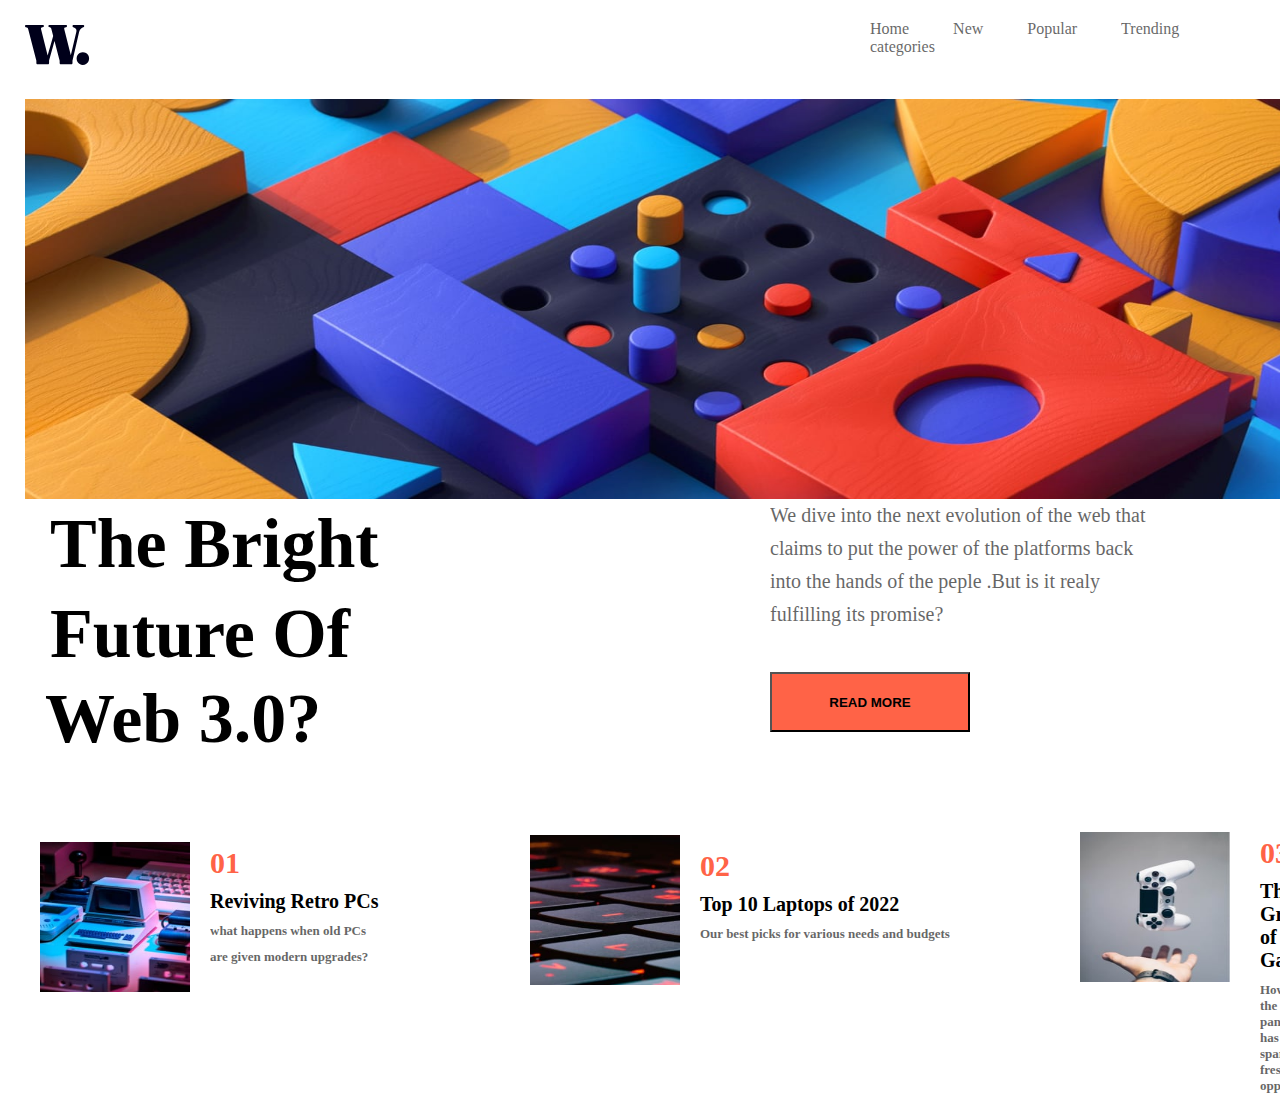
<file: index.html>
<!DOCTYPE html>
<html lang="en">
<head>
    <meta charset="UTF-8">
    <meta name="viewport" content="width=device-width, initial-scale=1.0">
    <title>Document</title>
    <link rel="stylesheet" href="style.css">
</head>

<body>
    <nav>
        <span><img src="/images/logo.svg" alt="image"></span>
        <div class="main">
        <span class="span1">Home</span>
        <span class="span1">New</span>
        <span class="span1">Popular</span>
        <span class="span1">Trending</span>
        <span class="span1">categories</span></div>
    </nav>
    <div id="bg">
        <div class="div1"><img src="/images/image-web-3-desktop.jpg" height="400px" width="1280px"></div>
    <div class="div2"><br>New <br>
    <div class="lrgfont"><br>Hydrogen vs Electric cars</div>
    <div class="smlfont">Will hydrogen-fueled cars ever catch up to EVs?</div><br>
    <div class="smlfont">____________________________________________</div><br>
    <div class="lrgfont">The Downside of AI Artistry</div>
    <div class="smlfont">What are the possible adverse effects of on-demand AI image generation?</div><br>
    <div class="smlfont">____________________________________________</div><br>
    <div class="lrgfont">Is VC Funding Drying Up?</div>
    <div class="smlfont">Private funding by VC firms is down 50% YOY.We take a look at what that means </div></div></div>
    <div id="font"><div>The Bright </div><div>Future Of</div> Web 3.0?</div>
    <div id="font1" ><div>We dive into the next evolution of the web that </div><div> claims to put the power of the platforms back</div><div>into the hands of the peple .But is it realy</div><div> fulfilling its promise?
    </div></div><br><br>
    <button id="button">READ MORE</button>
    <div class="img2"><img src="/images/image-retro-pcs.jpg" height="150px" width="150px"></div>
    <div class="pic1"><div class="fsize">01</div>
    <div class="fsize1">Reviving Retro PCs</div>
    <div class="fsize2">what happens when old PCs</div><div class="fsize2"> are given modern upgrades?</div></div>
    <div class="img3"><img src="/images/image-top-laptops.jpg" height="150px" width="150px"></div>
    <div class="pic2"><div class="fsize">02</div>
    <div class="fsize1">Top 10 Laptops of 2022</div>
    <div class="fsize2">Our best picks for various needs and budgets</div></div>
    <div class="img4"><img src="/images/image-gaming-growth.jpg" height="150px" width="150px" alt=""></div>
    <div class="pic3"><div class="fsize">03</div>
    <div class="fsize1">The Growth of Gaming</div>
    <div class="fsize2">How the pandemic has sparked fresh oppertunities</div></div>
</div>
</body>
</html>
</file>
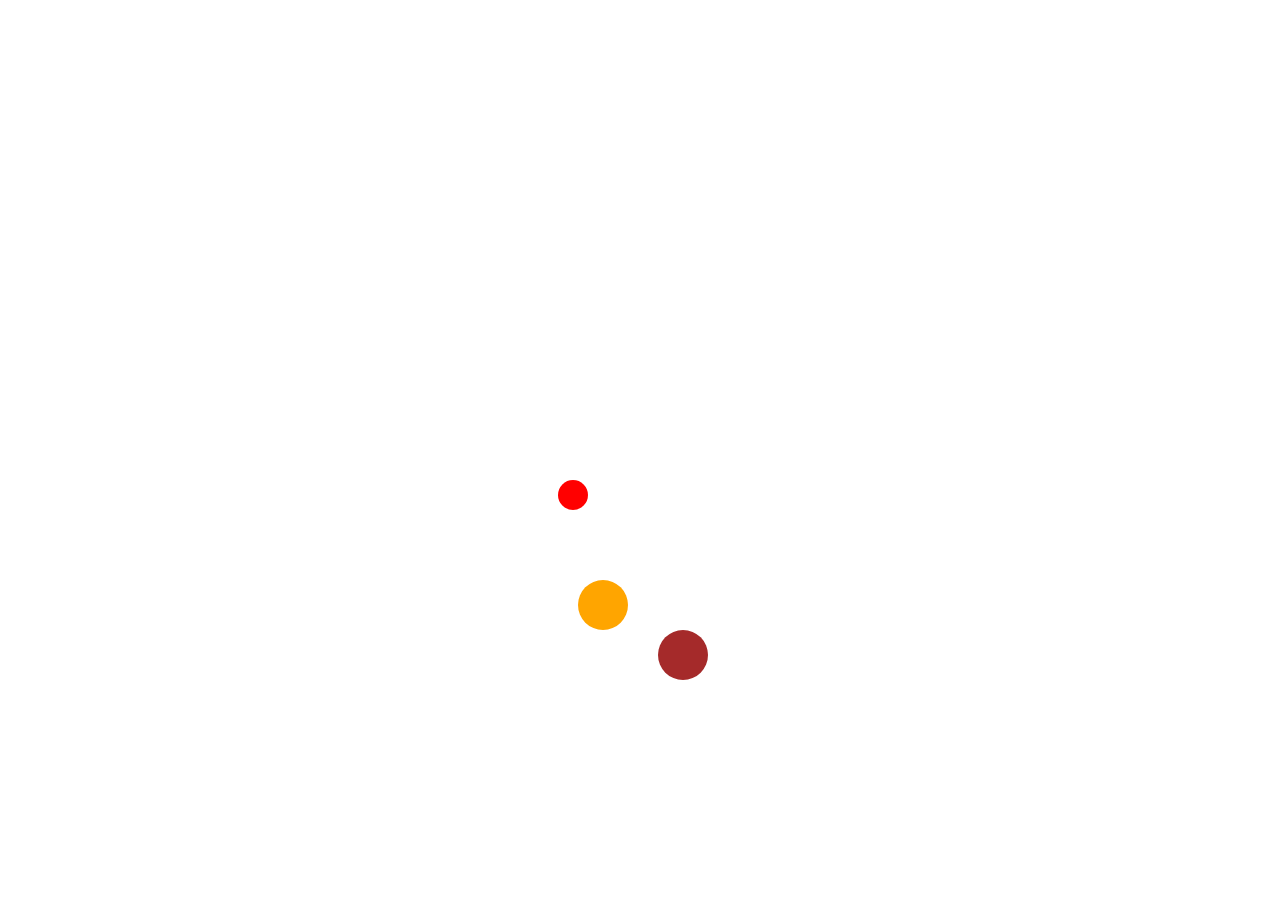
<file: animation/animation2.html>
<!DOCTYPE html>
<html lang="en">
<head>
    <meta charset="UTF-8">
    <meta name="viewport" content="width=device-width, initial-scale=1.0">
    <title>Document</title>
    <link rel="stylesheet" href="animation2.css">
</head>
<body>
    <div class="main"></div>
    <div class="main1"></div>
    <div class="main2"></div>
    <div class="main3"></div>
</body>
</html>
</file>
<file: style.css>
*{
    padding: 5px;
    margin: 0px;
}
nav{
    padding: 5px;
    display: flex;

}
.main{
    padding-left: 60%;
}
.span1{
    padding:20px;
    /* margin-top: 10px; */
    opacity: 0.6;
}
#bg{
    display: flex;
    /* justify-content: space-between; */
}
.div2{
    background-color: rgb(0, 0, 30);
    width: 400px;
    height: 650px;
    color:orange;
    text-align: left;
    font-size: 30px;
    font-weight: bold;
    margin-left: 15px;
    margin-top: 10px;
 }
 .lrgfont{
    color: white;
    font-size: 20px;
 }
 .smlfont{
    color: white;
    font-size: 13px;
    opacity: 0.6;
 }
#font{
    font-size: 70px;
    margin-top:-270px ;
    font-weight: bold;
    margin-left: 30px;
}
#font1{
    margin-top:-270px ;
    margin-left: 750px;
    opacity: 0.6;
    font-size: 20px;
}
#button{
    background-color: tomato;
    color: black;
    margin-left: 760px;
    width: 200px;
    height: 60px;
    font-weight: bold;
}
.img2{
    margin-top: 100px;
    margin-left: 20px;
}
.img3{
    margin-top: -150px;
    margin-left: 510px;
}
.img4{
    margin-left: 1060px;
    margin-top: -130px;
}
.pic1{
    color: black;
    margin-left: 190px;
    margin-top: -170px;
    font-weight: bold;
}
.fsize{
    color: tomato;
    font-size: 30px;
}
.fsize1{
    font-size: 20px;
}
.fsize2{
    font-size: 13px;
    opacity: 0.6;
}
.pic2{
    color: black;
    margin-left: 680px;
    margin-top: -160px;
    font-weight: bold;
}
.pic3{
    color: black;
    margin-left: 1240px;
    margin-top: px;
    font-weight: bold;
    margin-top: -170px;
}
</file>
<file: animation/animation2.css>
@keyframes solarsystem {
    
}
.main{
    background-color: white;
    height: 200px;
    width: 200px;
    border-radius: 100%;
    margin: 500px;
    animation-name: solarsystem;
}
.main1{
    background-color: orange;
    height: 50px;
    width: 50px;
    border-radius: 100%;
    margin-top: -620px;
    margin-left: 570px;
}
.main2{
    background-color: brown;
    height: 50px;
    width: 50px;
    border-radius: 100%;
    margin-left: 650px;
}
.main3{
    background-color: red;
    height: 30px;
    width: 30px;
    border-radius: 100%;
    margin-left: 550px;
    margin-top: -200px;
}
.main:hover{
    transform: rotate(90deg);
}
</file>
